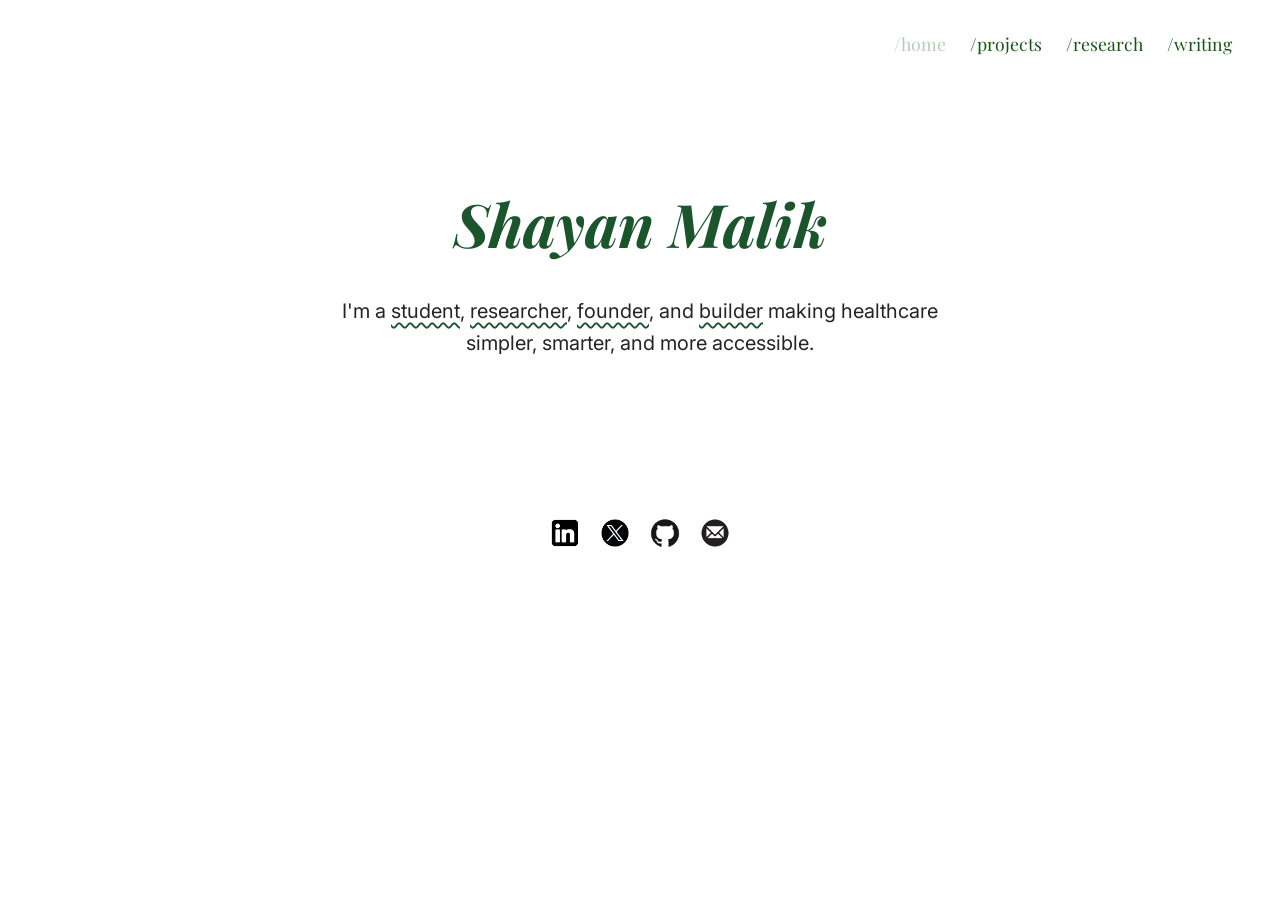
<file: index.html>
<!DOCTYPE html>
<html lang="en">
    <head>
        <meta charset="UTF-8">
        <meta name="viewport" content="width=device-width, initial-scale=1.0">
        <title>Shayan Malik</title>
        <link rel="apple-touch-icon" sizes="180x180" href="/apple-touch-icon.png">
        <link rel="icon" type="image/png" sizes="32x32" href="/favicon-32x32.png">
        <link rel="icon" type="image/png" sizes="16x16" href="/favicon-16x16.png">
        <link rel="manifest" href="/site.webmanifest">
        <link rel="stylesheet" href="style.css">
        <link rel="preconnect" href="https://fonts.googleapis.com">
        <link rel="preconnect" href="https://fonts.gstatic.com" crossorigin>
        <link href="https://fonts.googleapis.com/css2?family=Playfair+Display:ital,wght@0,400..900;1,400..900&display=swap" rel="stylesheet">
        <link href="https://fonts.googleapis.com/css2?family=Inter:wght@400;500&display=swap" rel="stylesheet">
    </head>
    <body>
        <header>
            <nav>
                <ul>
                    <li><a href="index.html" class="active">/home</a></li>
                    <li><a href="projects.html">/projects</a></li>
                    <li><a href="research.html">/research</a></li>
                    <li><a href="https://shayanm4lik.substack.com/" target="_blank">/writing</a></li>
                </ul>
            </nav>
        </header>
        
        <main class="home-container">
            <div class="Hero-Home">
                <h1 id="bigName">Shayan Malik</h1>
            </div>
           <div id="About">
    <p>
        I'm a
        <span class="hover-word" data-card="student">student</span>,
        <span class="hover-word" data-card="researcher">researcher</span>,
        <span class="hover-word" data-card="founder">founder</span>, and
        <span class="hover-word" data-card="builder">builder</span>
        making healthcare simpler, smarter, and more accessible.
    </p>

    <div id="hoverCard">

        <div class="card" id="student">
            <h3>Student</h3>
            <p>
                High School Junior at Noor ul Iman School.
            </p>
        </div>

        <div class="card" id="researcher">
            <h3>Researcher</h3>
            <p>
               Exploring AI/ML, healthcare, biology, and neuroscience.
            </p>
        </div>

        <div class="card" id="founder">
            <h3>Founder</h3>
            <p>
                Building Syntra to make healthcare more accessible.
            </p>
        </div>

        <div class="card" id="builder">
            <h3>Builder</h3>
            <p>
                Building Verity to empower bystanders.
            </p>
        </div>

    </div>
</div>

<div id="Links">
    <a href="https://www.linkedin.com/in/shayanm4lik/" target="_blank">
        <img src="linkedin-icon.png" alt="LinkedIn">
    </a>

    <a href="https://www.x.com/shayanm4lik" target="_blank">
        <img src="x-icon.png" alt="X">
    </a>

    <a href="https://www.github.com/shayanm4lik" target="_blank">
        <img src="github-icon.png" alt="GitHub">
    </a>

    <a href="mailto:Shayan@shayanmalik.me">
        <img src="mail-icon.png" alt="Email">
    </a>
</div>

        </main>
    <script>
    const words = document.querySelectorAll(".hover-word");
    const cards = document.querySelectorAll(".card");
    const hoverCard = document.getElementById("hoverCard");

    // Opens the selected card
    function openCard(cardId) {
        hoverCard.classList.add("visible");

        cards.forEach(card => card.classList.remove("active"));

        document
            .getElementById(cardId)
            .classList.add("active");
    }

    // Closes everything
    function closeCard() {
        hoverCard.classList.remove("visible");

        cards.forEach(card => card.classList.remove("active"));
    }

    // Click a keyword
    words.forEach(word => {

        word.addEventListener("click", (e) => {

            e.stopPropagation();

            const selected = document.getElementById(word.dataset.card);

            // If already open, close it
            if (
                hoverCard.classList.contains("visible") &&
                selected.classList.contains("active")
            ) {
                closeCard();
                return;
            }

            openCard(word.dataset.card);

        });

    });

    // Prevent closing when clicking inside the card
    hoverCard.addEventListener("click", (e) => {
        e.stopPropagation();
    });

    // Click anywhere else
    document.addEventListener("click", () => {
        closeCard();
    });
    </script>
</body>
</html>
</file>
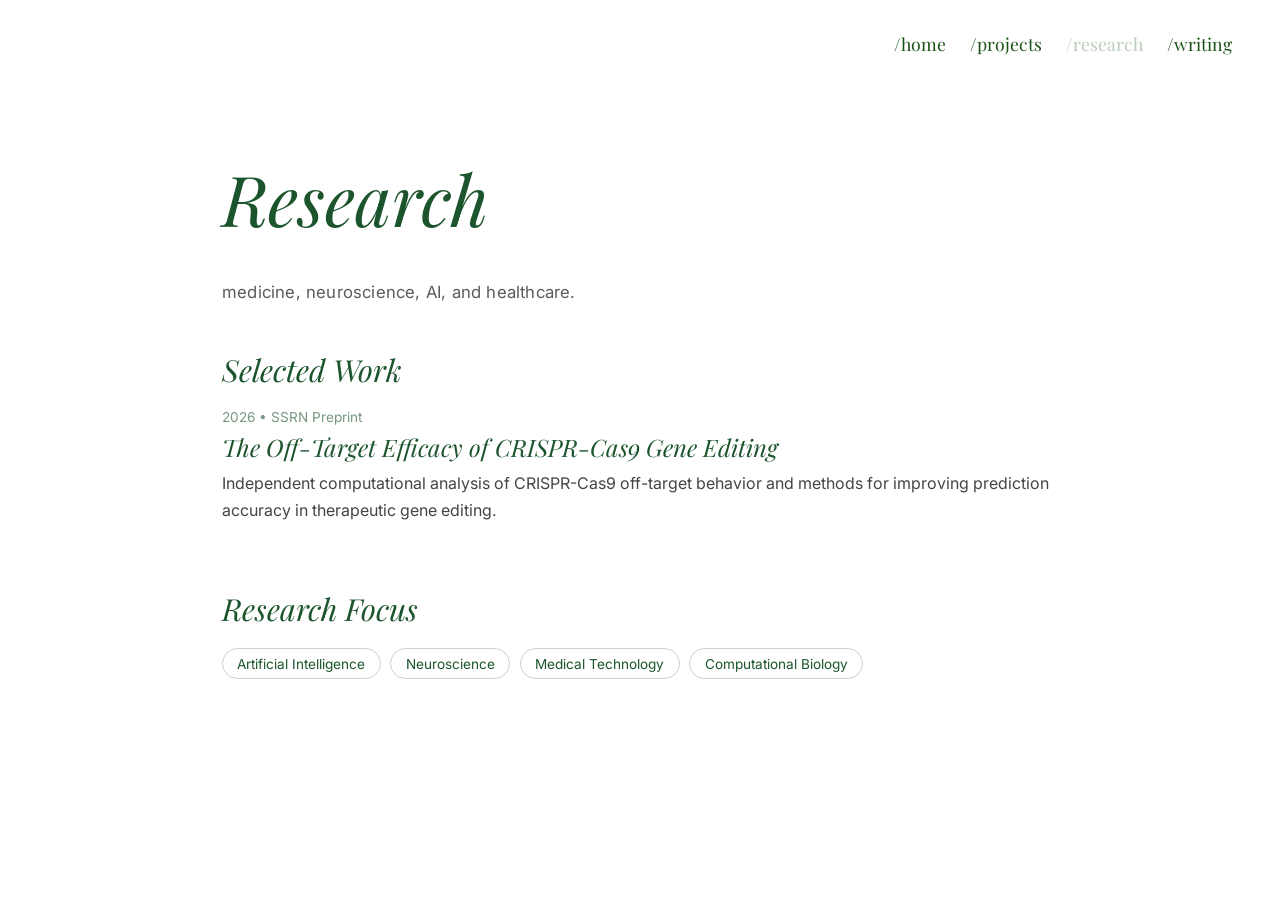
<file: research.html>
<!DOCTYPE html>
<html lang="en">
<head>
    <meta charset="UTF-8">
    <meta name="viewport" content="width=device-width, initial-scale=1.0">
    <title>Research | Shayan Malik</title>
    <link rel="apple-touch-icon" sizes="180x180" href="/apple-touch-icon.png">
    <link rel="icon" type="image/png" sizes="32x32" href="/favicon-32x32.png">
    <link rel="icon" type="image/png" sizes="16x16" href="/favicon-16x16.png">
    <link rel="manifest" href="/site.webmanifest">
    <link rel="stylesheet" href="style.css">
    <link rel="preconnect" href="https://fonts.googleapis.com">
    <link rel="preconnect" href="https://fonts.gstatic.com" crossorigin>
    <link href="https://fonts.googleapis.com/css2?family=Playfair+Display:ital,wght@0,400..900;1,400..900&display=swap" rel="stylesheet">
    <link href="https://fonts.googleapis.com/css2?family=Inter:wght@400;500&display=swap" rel="stylesheet">
</head>
<body>

    <header>
        <nav>
            <ul>
                <li><a href="index.html">/home</a></li>
                <li><a href="projects.html">/projects</a></li>
                <li><a href="research.html" class="active">/research</a></li>
                <li><a href="https://shayanm4lik.substack.com/" target="_blank" rel="noopener noreferrer">/writing</a></li>
            </ul>
        </nav>
    </header>

    <main class="content-container abstract-page">
        <h1 class="Hero">Research</h1>
        <p class="research-subtitle">medicine, neuroscience, AI, and healthcare.</p>

        <h2 class="section-title">Selected Work</h2>
        <ul class="research-list">
            <li class="research-item">
                <a class="research-paper-link" href="https://papers.ssrn.com/sol3/papers.cfm?abstract_id=3901234" target="_blank" rel="noopener noreferrer">
                    <div class="research-meta">2026 • SSRN Preprint</div>
                    <h3 class="research-paper-title">The Off-Target Efficacy of CRISPR-Cas9 Gene Editing</h3>
                    <p class="research-desc">
                        Independent computational analysis of CRISPR-Cas9 off-target behavior and methods for improving prediction accuracy in therapeutic gene editing.
                    </p>
                </a>
            </li>
        </ul>

        <h2 class="section-title">Research Focus</h2>
        <div class="research-tags">
            <span class="research-tag">Artificial Intelligence</span>
            <span class="research-tag">Neuroscience</span>
            <span class="research-tag">Medical Technology</span>
            <span class="research-tag">Computational Biology</span>
        </div>
    </main>

</body>
</html>
</file>
<file: style.css>
/* GLOBAL STYLES & RESET */
* {
    margin: 0;
    padding: 0;
    box-sizing: border-box;
}

body {
    background-color: #ffffff;
}

/* HIDE SITE SCROLLBARS */
html, body {
    scrollbar-width: none;
    -ms-overflow-style: none;
}

html::-webkit-scrollbar, body::-webkit-scrollbar {
    display: none;
}

/* NAVIGATION HEADER */
header {
    display: flex;
    padding: 2rem 3rem;
    justify-content: flex-end;
    align-items: center;
}

header nav ul {
    list-style: none;
    display: flex;
    gap: 1.5rem;
}

header nav ul li a {
    text-decoration: none;
    color: #195217;
    font-family: 'Playfair Display', serif;
    font-size: 1.1rem;
    transition: opacity 0.2s ease;
}

header nav ul li a.active {
    opacity: 0.3;         
    pointer-events: none;
}

/* HOME PAGE LAYOUT */
.home-container {
    max-width: 700px;
    margin: 6rem auto; 
    padding: 0 2rem;
    display: flex;
    flex-direction: column;
    align-items: center; 
    gap: 2rem;
}

.Hero-Home #bigName {
    color: #1c552d;
    font-size: 60px; 
    font-family: 'Playfair Display', serif;
    font-style: italic;
    text-align: center;
}

#About {
    color: #232523;
    font-size: 20px; 
    text-align: center;
    font-family: 'Inter', sans-serif;
    line-height: 1.6;
}

#Links {
    display: flex;
    flex-direction: row;
    justify-content: center;
    align-items: center;
    gap: 10px;
}

#Links img {
    height: 40px;
    width: 40px;
    object-fit: contain;
    transition: opacity 0.2s ease;
}

#Links a:hover img {
    opacity: 0.6;
}

/* HOME PAGE INTERACTIVE KEYWORDS */
.hover-word {
    cursor: pointer;
    user-select: none;
    color: inherit;
    text-decoration-line: underline;
    text-decoration-style: wavy;
    text-decoration-color: #1c552d;
    text-decoration-thickness: 1.5px;
    text-underline-offset: 4px;
    transition: opacity .2s ease;
}

.hover-word:hover {
    opacity: .65;
}

.hover-word:active {
    opacity: .6;
}

#hoverCard {
    margin: 2rem auto 0;
    max-width: 520px;
    min-height: 90px;
    padding-left: 1.25rem;
    border-left: 2px solid rgba(28, 85, 45, .18);
    text-align: left;
    opacity: 0;
    visibility: hidden;
    transition: opacity .2s ease, visibility .2s ease;
}

#hoverCard.visible {
    opacity: 1;
    visibility: visible;
}

.card {
    display: none;
}

.card.active {
    display: block;
    animation: fade .18s ease;
}

.card h3 {
    font-family: 'Playfair Display', serif;
    font-style: italic;
    color: #1c552d;
    font-size: 1.5rem;
    margin-bottom: .75rem;
}

.card p {
    font-family: 'Inter', sans-serif;
    color: #333;
    line-height: 1.7;
}

@keyframes fade {
    from {
        opacity: 0;
        transform: translateY(6px);
    }
    to {
        opacity: 1;
        transform: translateY(0);
    }
}

/* PROJECTS PAGE LAYOUT */
.content-container {
    max-width: 900px;
    margin: 4rem auto;    
    padding: 0 2rem;       
}

.Hero {
    color: #1c552d;
    font-size: 70px;  
    font-family: 'Playfair Display', serif;
    font-style: italic;
    font-weight: 400;
    margin-bottom: 2rem;
    text-align: left;
}

.project-filters {
    display: flex;
    flex-wrap: wrap;       
    gap: 1.2rem;
    margin-bottom: 3.5rem;
}

.filter-btn {
    background: none;
    border: none;
    padding: 0;
    font-family: 'Inter', sans-serif;
    font-size: 0.95rem;
    color: #232523;
    opacity: 0.4;
    cursor: pointer;
    transition: opacity 0.2s ease;
}

.filter-btn:hover,
.filter-btn.active {
    opacity: 1;
}

.projectList {
    list-style: none; 
    padding: 0;
    margin: 0;
    display: grid;
    grid-template-columns: repeat(2, 1fr); 
    gap: 0; 
}

.projectCard {
    background-color: #ffffff; 
    padding: 2.5rem 2rem;      
    border: none; 
}

.projectItem {
    display: flex;
    flex-direction: column; 
    text-decoration: none;
    color: #232523;
    line-height: 1.6;
    font-family: 'Inter', sans-serif;
    font-size: 1rem;
    transition: opacity 0.2s ease;
}

.projectItem:hover {
    opacity: 0.6;
}

.projectTitle {
    font-family: 'Playfair Display', serif;
    font-size: 1.4rem;
    font-weight: 700;
    font-style: italic;
    color: #1c552d; 
    margin-bottom: 0.4rem;
}

.projectDescription {
    font-family: 'Inter', sans-serif;
    font-size: 1rem;
    color: #333333;
}

.projectCard.hidden {
    display: none; 
}

/* RESEARCH PAGE LAYOUT */
.research-container {
    max-width: 760px;
    margin: 4rem auto;    
    padding: 0 2rem;  
}

.research-subtitle {
    font-family: 'Inter', sans-serif;
    font-size: 1.05rem;
    line-height: 1.9;
    color: rgba(35, 37, 35, 0.75);
    margin-bottom: 2.5rem;
    letter-spacing: 0.2px;
}

.section-title {
    font-family: 'Playfair Display', serif;
    font-style: italic;
    color: #1c552d;
    font-size: 1.9rem;
    margin: 2.5rem 0 1.2rem;
    font-weight: 400;
}

.research-list {
    list-style: none;
    display: flex;
    flex-direction: column;
    gap: 2.5rem;
    margin-top: 0.5rem;
}

.research-item {
    padding-bottom: 1.5rem;
    border-bottom: 1px solid rgba(28, 85, 45, 0.15);
}

.research-item:last-child {
    border-bottom: none;
}

.research-paper-link {
    text-decoration: none;
    color: inherit;
    display: block;
}

.research-meta {
    font-size: 0.85rem;
    color: #1c552d;
    opacity: 0.6;
    margin-bottom: 0.4rem;
    font-family: 'Inter', sans-serif;
}

.research-paper-title {
    font-family: 'Playfair Display', serif;
    font-style: italic;
    font-size: 1.5rem;
    color: #1c552d;
    margin-bottom: 0.4rem;
    font-weight: 400;
    transition: opacity 0.2s ease;
}

.research-paper-link:hover .research-paper-title {
    opacity: 0.6;
}

.research-desc {
    font-size: 1rem;
    line-height: 1.7;
    color: #444;
    font-family: 'Inter', sans-serif;
}

.research-tags {
    display: flex;
    flex-wrap: wrap;
    gap: 0.6rem;
}

.research-tag {
    border: 1px solid rgba(28, 85, 45, 0.25);
    padding: 0.4rem 0.9rem;
    border-radius: 999px;
    font-size: 0.85rem;
    color: #1c552d;
    font-family: 'Inter', sans-serif;
    transition: all 0.2s ease;
    cursor: default;
}

.research-tag:hover {
    background: rgba(28, 85, 45, 0.06);
}

/* RESPONSIVE MEDIA BREAKPOINTS */
@media (max-width: 768px) {
    .content-container {
        max-width: 650px;
    }

    .projectList {
        grid-template-columns: 1fr;
    }
}

@media (max-width: 600px) {
    header {
        justify-content: center; 
        padding: 1.5rem 1rem;
    }

    nav ul {
        justify-content: center;
        gap: .9rem;
    }

    nav a {
        font-size: .95rem;
    }

    .Hero-Home #bigName {
        font-size: 3rem;
    }

    .Hero {
        font-size: 2.8rem;
    }

    .projectCard {
        padding: 2rem 0; 
    }
}
</file>
